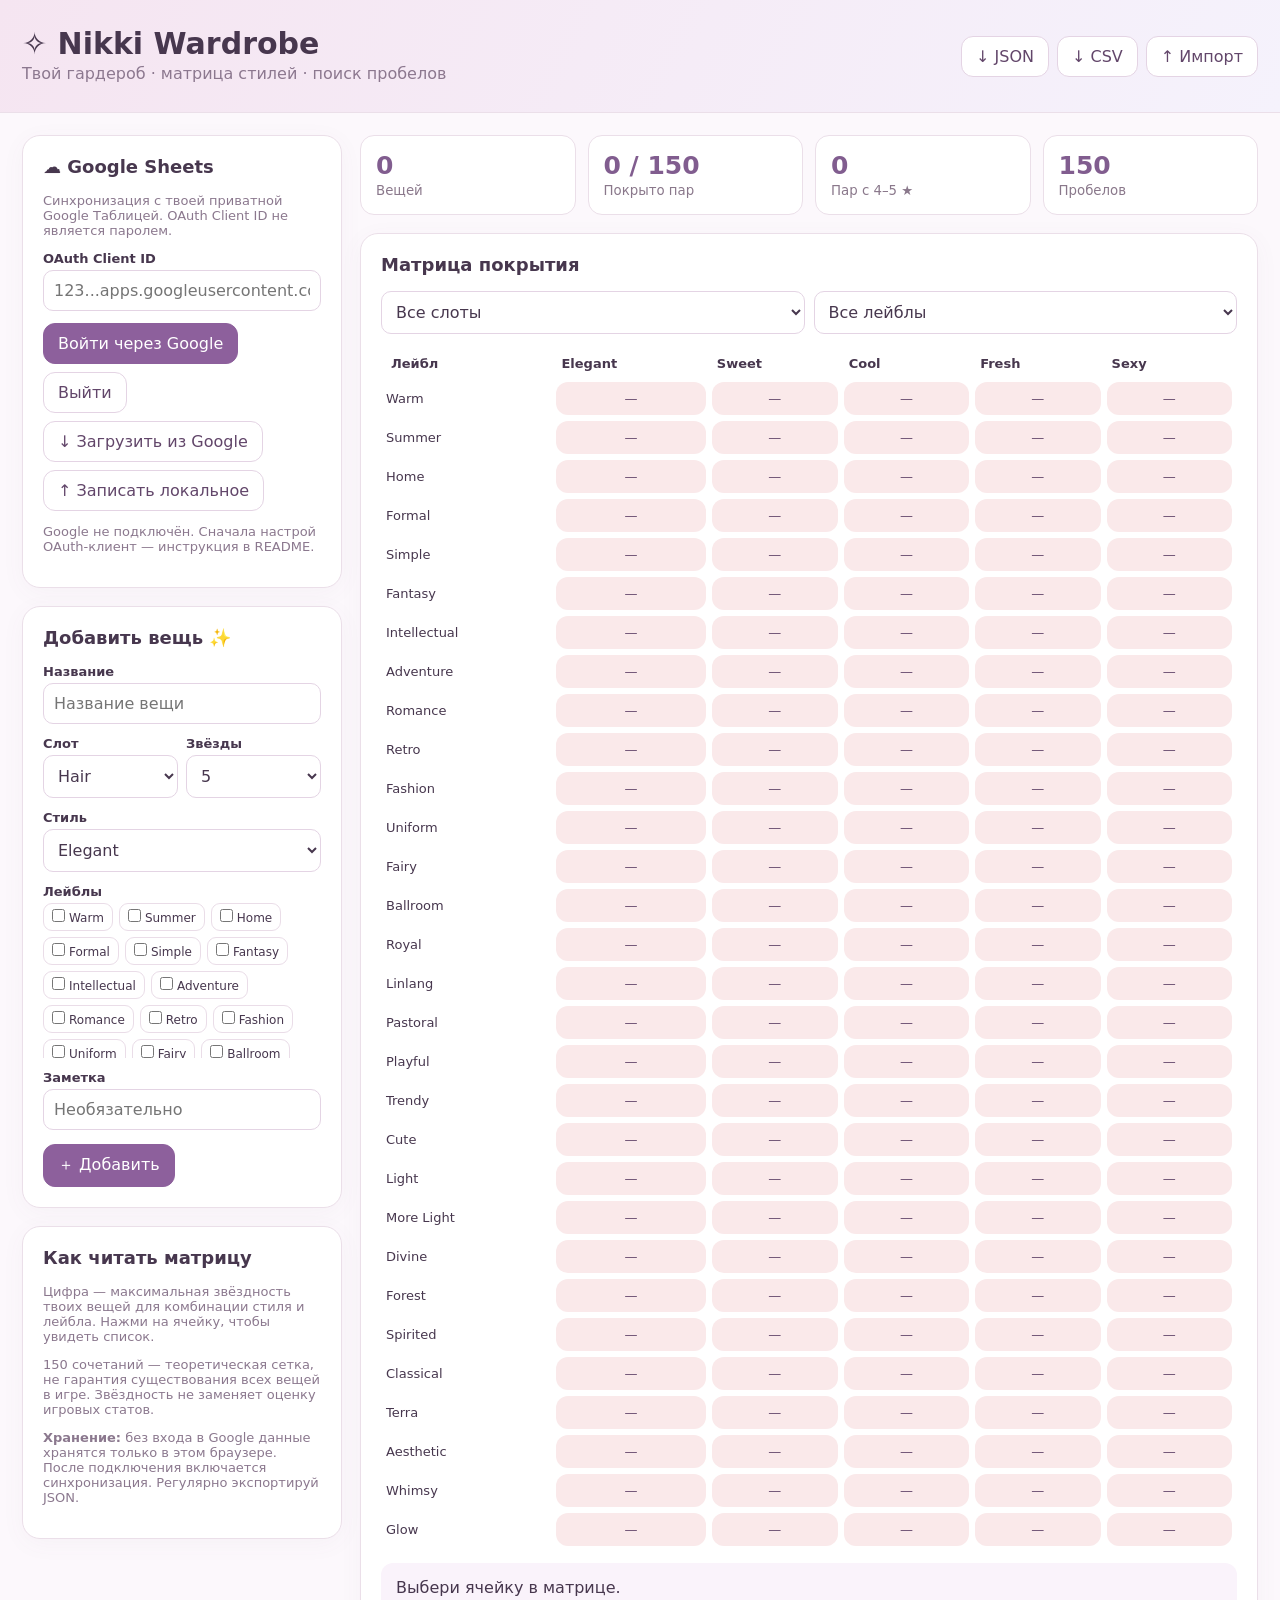
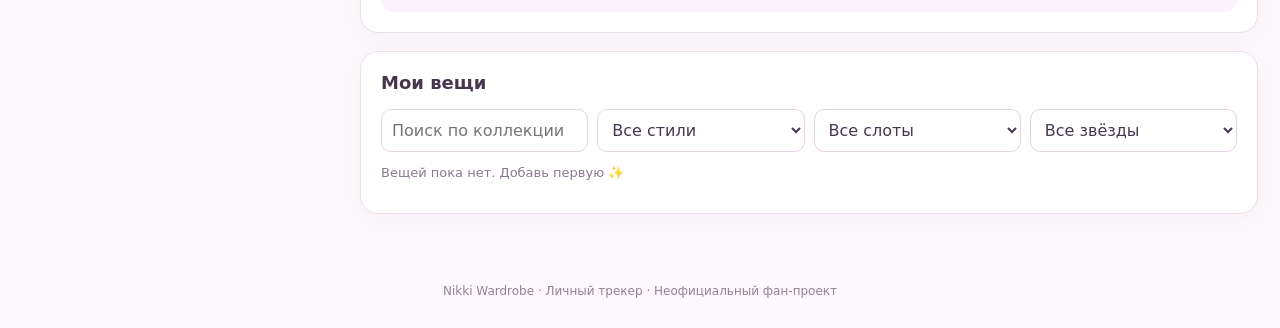
<file: index.html>
<!doctype html><html lang="ru"><head><meta charset="utf-8"><meta name="viewport" content="width=device-width,initial-scale=1"><title>Nikki Wardrobe</title><style>
:root{font-family:Inter,system-ui,sans-serif;color:#47374e;background:#fcf8fc}*{box-sizing:border-box}body{margin:0}header{padding:26px max(22px,calc((100% - 1240px)/2));background:linear-gradient(115deg,#f5e5f1,#f5f2fc);border-bottom:1px solid #ebdfe9;display:flex;align-items:center;justify-content:space-between;gap:16px;flex-wrap:wrap}h1{margin:0;font-size:30px}p{color:#8c788f}button,input,select,textarea{font:inherit}button{border:1px solid #e4d4e4;border-radius:12px;padding:10px 14px;background:white;color:#62466a;cursor:pointer}button:hover{background:#f9eafa}button.primary{background:#8d609c;color:white;border-color:#8d609c}button.warn{color:#b35a70}input,select,textarea{background:white;border:1px solid #e4d4e4;border-radius:10px;padding:10px;width:100%;color:#47374e}.layout{max-width:1280px;margin:auto;padding:22px;display:grid;grid-template-columns:320px 1fr;gap:18px}.panel{background:#fff;border:1px solid #ebdfe9;border-radius:18px;padding:20px;box-shadow:0 5px 24px #78567a0b;margin-bottom:18px}h2{font-size:18px;margin:0 0 16px}label.field{display:block;font-size:13px;font-weight:600;margin:12px 0 4px}.flex{display:flex;gap:8px;flex-wrap:wrap;align-items:center}.flex>*{flex:1}.tags{display:flex;flex-wrap:wrap;gap:6px;max-height:155px;overflow:auto}.tag{border:1px solid #eadde8;padding:5px 8px;border-radius:9px;font-size:12px;cursor:pointer}.tag:has(input:checked){background:#eddbef;border-color:#b67abf}.tag input{width:auto;margin:0 4px 0 0}.muted{color:#8b788e;font-size:13px}.stats{display:grid;grid-template-columns:repeat(4,1fr);gap:12px;margin-bottom:18px}.stat{background:white;border:1px solid #ebdfe9;border-radius:14px;padding:15px}.stat b{display:block;font-size:25px;color:#815d8f}.stat small{color:#8a788b}.toolbar{display:flex;gap:9px;flex-wrap:wrap;margin-bottom:12px}.toolbar select,.toolbar input{width:auto;flex:1;min-width:130px}.scroll{overflow:auto}.matrix{border-collapse:separate;border-spacing:4px;width:100%;font-size:13px}.matrix th{text-align:left;position:sticky;top:0;background:white;padding:6px}.matrix td:first-child{white-space:nowrap}.cell{display:block;width:100%;min-width:55px;padding:9px 5px;border:0;background:#fae9ea}.cell.weak{background:#ffedcc}.cell.four{background:#dcefe5}.cell.five{background:#b8e3ce}.cell:focus{outline:2px solid #9464aa}.entry{padding:12px 0;border-bottom:1px solid #f0e9f0;display:flex;justify-content:space-between;gap:10px}.entry b{display:block}.mini{display:inline-block;padding:3px 8px;background:#f5edf5;border-radius:6px;margin:3px 4px 0 0;font-size:12px}#details{padding:15px;border-radius:12px;background:#faf3fb;margin-top:12px}#notice{margin-left:12px;color:#8d609c}.actions{display:flex;gap:8px;flex-wrap:wrap}footer{padding:30px;text-align:center;color:#948195;font-size:12px}@media(max-width:830px){.layout{display:block}.stats{grid-template-columns:repeat(2,1fr)}header{padding:22px}}
</style></head><body><header><div><h1>✧ Nikki Wardrobe</h1><p style="margin:3px 0">Твой гардероб · матрица стилей · поиск пробелов</p></div><div class="actions"><button id="json">↓ JSON</button><button id="csv">↓ CSV</button><button id="import">↑ Импорт</button><input type="file" id="upload" accept=".json,.csv" hidden></div></header><div class="layout"><aside><section class="panel" id="cloud-panel"><h2>☁️ Google Sheets</h2><p class="muted">Синхронизация с твоей приватной Google Таблицей. OAuth Client ID не является паролем.</p><label class="field" for="cloud-client">OAuth Client ID</label><input id="cloud-client" placeholder="123...apps.googleusercontent.com" autocomplete="off"><div class="actions" style="margin-top:12px"><button class="primary" type="button" id="cloud-connect">Войти через Google</button><button type="button" id="cloud-signout" disabled>Выйти</button></div><div class="actions" style="margin-top:8px"><button type="button" id="cloud-reload" disabled>↓ Загрузить из Google</button><button type="button" id="cloud-upload" disabled>↑ Записать локальное</button></div><p class="muted" id="cloud-status" role="status" aria-live="polite">Google не подключён. Сначала настрой OAuth-клиент — инструкция в README.</p></section><section class="panel"><h2 id="formtitle">Добавить вещь ✨</h2><form id="form"><label class="field">Название</label><input id="name" required maxlength="100" placeholder="Название вещи"><div class="flex"><div><label class="field">Слот</label><select id="slot"></select></div><div><label class="field">Звёзды</label><select id="stars"><option>2</option><option>3</option><option>4</option><option selected>5</option></select></div></div><label class="field">Стиль</label><select id="style"></select><label class="field">Лейблы</label><div class="tags" id="tags"></div><label class="field">Заметка</label><input id="notes" placeholder="Необязательно"><div class="actions" style="margin-top:14px"><button type="submit" class="primary" id="submit">＋ Добавить</button><button type="button" id="cancel" hidden>Отмена</button></div></form></section><section class="panel"><h2>Как читать матрицу</h2><p class="muted">Цифра — максимальная звёздность твоих вещей для комбинации стиля и лейбла. Нажми на ячейку, чтобы увидеть список.</p><p class="muted">150 сочетаний — теоретическая сетка, не гарантия существования всех вещей в игре. Звёздность не заменяет оценку игровых статов.</p><p class="muted"><b>Хранение:</b> без входа в Google данные хранятся только в этом браузере. После подключения включается синхронизация. Регулярно экспортируй JSON.</p></section></aside><main><div class="stats"><div class="stat"><b id="total">0</b><small>Вещей</small></div><div class="stat"><b id="covered">0 / 150</b><small>Покрыто пар</small></div><div class="stat"><b id="strong">0</b><small>Пар с 4–5 ★</small></div><div class="stat"><b id="missing">150</b><small>Пробелов</small></div></div><section class="panel"><h2>Матрица покрытия</h2><div class="toolbar"><select id="matrixslot"><option value="">Все слоты</option></select><select id="matrixfilter"><option value="all">Все лейблы</option><option value="missing">С пробелами</option><option value="covered">С покрытием</option></select></div><div class="scroll"><table class="matrix"><thead><tr><th>Лейбл</th><th>Elegant</th><th>Sweet</th><th>Cool</th><th>Fresh</th><th>Sexy</th></tr></thead><tbody id="matrix"></tbody></table></div><div id="details">Выбери ячейку в матрице.</div></section><section class="panel"><h2>Мои вещи</h2><div class="toolbar"><input id="query" placeholder="Поиск по коллекции"><select id="stylefilter"><option value="">Все стили</option></select><select id="slotfilter"><option value="">Все слоты</option></select><select id="starfilter"><option value="">Все звёзды</option><option>5</option><option>4</option><option>3</option><option>2</option></select></div><div id="entries"></div></section></main></div><footer>Nikki Wardrobe · Личный трекер · Неофициальный фан-проект</footer><script>
const STYLES=['Elegant','Sweet','Cool','Fresh','Sexy'];
const LABELS=['Warm','Summer','Home','Formal','Simple','Fantasy','Intellectual','Adventure','Romance','Retro','Fashion','Uniform','Fairy','Ballroom','Royal','Linlang','Pastoral','Playful','Trendy','Cute','Light','More Light','Divine','Forest','Spirited','Classical','Terra','Aesthetic','Whimsy','Glow'];
const SLOTS=['Hair','Dress','Top','Bottom','Outerwear','Socks','Shoes','Hair Accessories','Headwear','Earrings','Neckwear','Bracelets','Gloves','Choker','Other'];
const $=id=>document.getElementById(id);const esc=s=>String(s??'').replace(/[&<>"']/g,x=>({'&':'&amp;','<':'&lt;','>':'&gt;','"':'&quot;',"'":'&#39;'}[x]));
let items=[],edit=null;
try{const a=JSON.parse(localStorage.getItem('nikki-wardrobe-v1')||'[]');if(Array.isArray(a))items=a.filter(valid)}catch{}
function valid(x){return x&&typeof x.name==='string'&&STYLES.includes(x.style)&&SLOTS.includes(x.slot)&&[2,3,4,5].includes(+x.stars)&&Array.isArray(x.labels)}
function persist(){localStorage.setItem('nikki-wardrobe-v1',JSON.stringify(items));render();window.onWardrobeChanged?.()}
for(const id of ['style','stylefilter'])$(''+id).innerHTML+=(id==='stylefilter'?'':'')+STYLES.map(s=>'<option>'+s+'</option>').join('');
for(const id of ['slot','slotfilter','matrixslot'])$(id).innerHTML+=SLOTS.map(s=>'<option>'+s+'</option>').join('');
$('tags').innerHTML=LABELS.map(l=>'<label class="tag"><input type="checkbox" value="'+esc(l)+'">'+esc(l)+'</label>').join('');
function reset(){$('form').reset();edit=null;$('submit').textContent='＋ Добавить';$('cancel').hidden=true;$('formtitle').textContent='Добавить вещь ✨'}
$('form').onsubmit=e=>{e.preventDefault();const o={id:edit||crypto.randomUUID(),name:$('name').value.trim(),slot:$('slot').value,stars:+$('stars').value,style:$('style').value,labels:[...$('tags').querySelectorAll('input:checked')].map(x=>x.value),notes:$('notes').value.trim()};if(!o.name)return;if(edit)items=items.map(x=>x.id===edit?o:x);else items.push(o);reset();persist()};
$('cancel').onclick=reset;
function onEdit(id){const x=items.find(x=>x.id===id);if(!x)return;edit=id;$('name').value=x.name;$('slot').value=x.slot;$('stars').value=x.stars;$('style').value=x.style;$('notes').value=x.notes||'';$('tags').querySelectorAll('input').forEach(n=>n.checked=x.labels.includes(n.value));$('submit').textContent='✓ Сохранить';$('formtitle').textContent='Редактировать вещь';$('cancel').hidden=false;scrollTo({top:0,behavior:'smooth'})}
function onDel(id){const x=items.find(x=>x.id===id);if(x&&confirm('Удалить «'+x.name+'»?')){items=items.filter(y=>y.id!==id);persist()}}
function matches(l,s){return items.filter(x=>x.style===s&&x.labels.includes(l)&&(!$('matrixslot').value||x.slot===$('matrixslot').value))}
function score(l,s){return Math.max(0,...matches(l,s).map(x=>x.stars))}
function render(){const all=LABELS.flatMap(l=>STYLES.map(s=>score(l,s)));$('total').textContent=items.length;$('covered').textContent=all.filter(Boolean).length+' / 150';$('strong').textContent=all.filter(n=>n>=4).length;$('missing').textContent=all.filter(n=>!n).length;const f=$('matrixfilter').value;const labels=LABELS.filter(l=>f==='all'||STYLES.some(s=>f==='missing'?score(l,s)===0:score(l,s)>0));$('matrix').innerHTML=labels.map(l=>'<tr><td>'+l+'</td>'+STYLES.map(s=>{let n=score(l,s);return '<td><button class="cell '+(n===5?'five':n===4?'four':n?'weak':'')+'" data-l="'+l+'" data-s="'+s+'">'+(n||'—')+'</button></td>'}).join('')+'</tr>').join('');const q=$('query').value.toLowerCase(),sf=$('stylefilter').value,sl=$('slotfilter').value,st=$('starfilter').value;const found=items.filter(x=>(!q||[x.name,x.slot,x.style,...x.labels,x.notes||''].join(' ').toLowerCase().includes(q))&&(!sf||sf===x.style)&&(!sl||sl===x.slot)&&(!st||+st===x.stars));$('entries').innerHTML=found.length?found.slice().reverse().map(x=>'<div class="entry"><div><b>'+esc(x.name)+'</b><span class="muted">'+x.stars+'★ · '+esc(x.style)+' · '+esc(x.slot)+'</span><div>'+x.labels.map(l=>'<span class="mini">'+esc(l)+'</span>').join('')+'</div><small class="muted">'+esc(x.notes||'')+'</small></div><div class="actions"><button data-edit="'+esc(x.id)+'">✎</button><button class="warn" data-del="'+esc(x.id)+'">×</button></div></div>').join(''):'<p class="muted">Вещей пока нет. Добавь первую ✨</p>'}
$('matrix').onclick=e=>{const b=e.target.closest('[data-l]');if(!b)return;const a=matches(b.dataset.l,b.dataset.s);$('details').innerHTML='<b>'+esc(b.dataset.s)+' + '+esc(b.dataset.l)+'</b><p class="muted">'+(a.length?a.length+' вещей':'Нет вещей с таким сочетанием')+'</p>'+a.map(x=>'<div>'+esc(x.name)+' — '+x.stars+'★ · '+esc(x.slot)+'</div>').join('')};
$('entries').onclick=e=>{const b=e.target.closest('button');if(!b)return;if(b.dataset.edit)onEdit(b.dataset.edit);if(b.dataset.del)onDel(b.dataset.del)};
['matrixslot','matrixfilter','stylefilter','slotfilter','starfilter','query'].forEach(id=>$(id).addEventListener(id==='query'?'input':'change',render));
function download(name,text,type){const u=URL.createObjectURL(new Blob([text],{type}));const a=document.createElement('a');a.href=u;a.download=name;a.click();setTimeout(()=>URL.revokeObjectURL(u),2000)}
$('json').onclick=()=>download('nikki-wardrobe.json',JSON.stringify({format:'nikki-wardrobe-v1',items},null,2),'application/json');
$('csv').onclick=()=>{const quote=x=>'"'+String(x??'').replace(/"/g,'""')+'"';download('nikki-wardrobe.csv','\ufeff'+[['name','slot','stars','style','labels','notes'],...items.map(x=>[x.name,x.slot,x.stars,x.style,x.labels.join('|'),x.notes])].map(r=>r.map(quote).join(',')).join('\r\n'),'text/csv')};
$('import').onclick=()=>$('upload').click();$('upload').onchange=async e=>{const file=e.target.files[0];if(!file)return;try{const t=await file.text();let a;if(file.name.endsWith('.json')){const o=JSON.parse(t);a=Array.isArray(o)?o:o.items}else{throw Error('Для восстановления используй JSON (CSV предназначен для просмотра в таблицах)')}if(!Array.isArray(a)||!a.every(valid))throw Error('Некорректный формат');if(confirm('Заменить текущую коллекцию ('+items.length+' вещей) на '+a.length+' вещей?')){items=a;persist()}}catch(err){alert(err.message)}e.target.value=''};render();
</script><script src="https://accounts.google.com/gsi/client" async defer></script><script src="cloud-sync.js" defer></script></body></html>
</file>
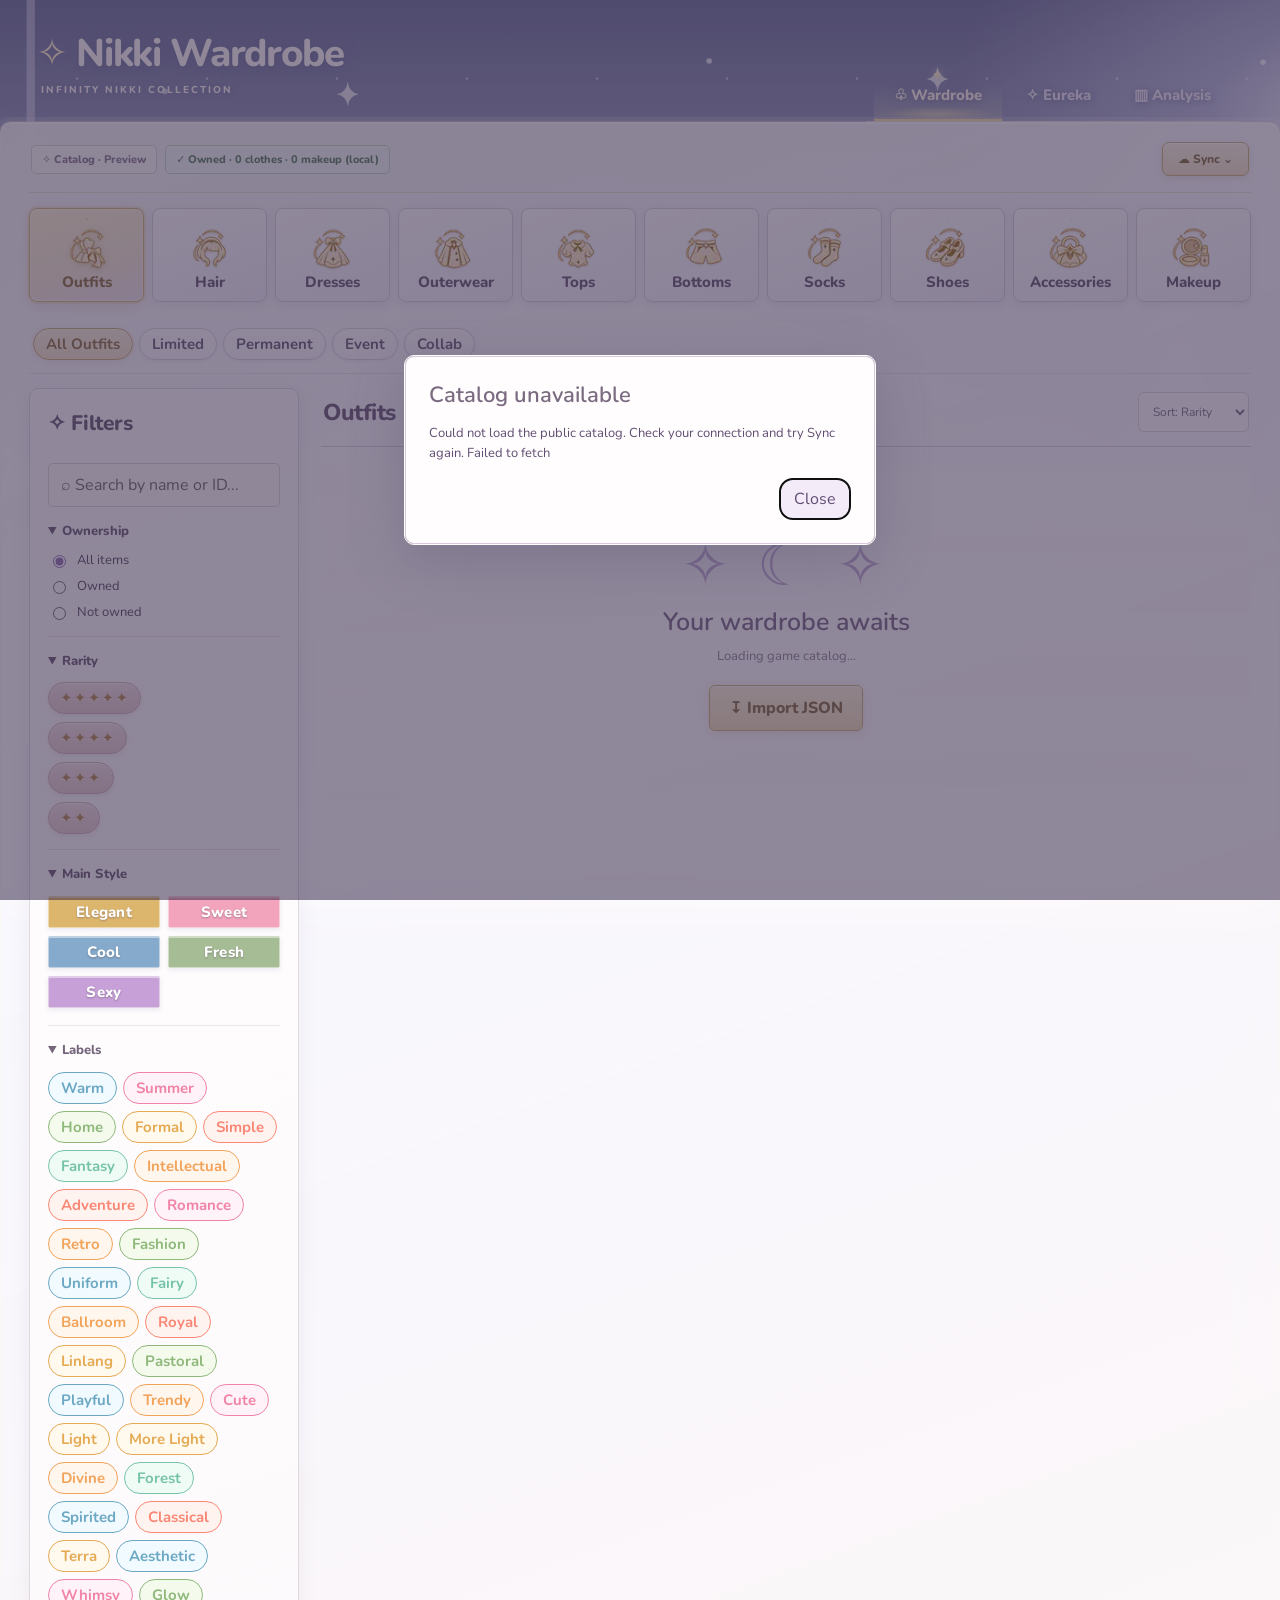
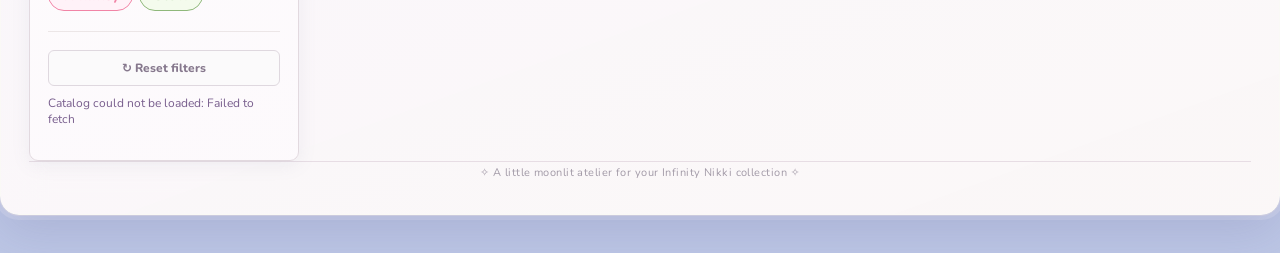
<file: v2.html>
<!doctype html>
<html lang="ru"><head><meta charset="utf-8"><meta name="viewport" content="width=device-width,initial-scale=1">
<title>Nikki Wardrobe · Moonlit Atelier</title>
<link rel="preconnect" href="https://fonts.googleapis.com"><link rel="preconnect" href="https://fonts.gstatic.com" crossorigin>
<link href="https://fonts.googleapis.com/css2?family=Nunito:wght@400;500;600;700;800&display=swap" rel="stylesheet">
<style>
:root{--ink:#51406c;--muted:#8c7ca0;--gold:#d7b87e;--border:#dac5df;--violet:#aa8acf;--paper:#fff8fc;--shadow:0 7px 28px #392d6b22;font-family:Nunito,system-ui,sans-serif;color:var(--ink)}
*{box-sizing:border-box}body{margin:0;min-height:100vh;background:#dcd3f3;overflow-x:hidden}button,input,select{font:inherit;color:inherit}button{cursor:pointer}button:disabled{opacity:.5;cursor:default}
.sky{position:fixed;inset:0;z-index:-2;background:radial-gradient(ellipse at 80% 12%,#f7f0ff55,transparent 35%),linear-gradient(170deg,#65659c 0%,#a2a0cd 23%,#e2d3ed 46%,#fdf1f5 100%)}
.sky:before{content:"";position:absolute;inset:0;background-image:radial-gradient(#fff9ec 1.4px,transparent 2px),radial-gradient(#fff 1px,transparent 2px);background-size:78px 68px,123px 107px;background-position:12px 21px,46px 53px;opacity:.8}
.sky:after{content:"☾";position:absolute;right:9%;top:0;font:130px Nunito;color:#fff5e8;filter:drop-shadow(0 0 32px white);transform:rotate(-18deg);opacity:.9}
.wings{position:absolute;inset:0;pointer-events:none;background:linear-gradient(90deg,#53457755,transparent 15%,transparent 85%,#54406c3b)}
.top{max-width:1530px;margin:auto;padding:22px 32px 0;display:flex;align-items:flex-end;justify-content:space-between;gap:18px;flex-wrap:wrap}
.brand h1{font:600 clamp(36px,4vw,62px)/.95 Nunito,serif;letter-spacing:-1px;color:#fffcf7;text-shadow:0 2px 11px #473f87a1;margin:0}
.brand p{margin:7px 0 0 4px;color:#f9edff;letter-spacing:.14em;font-size:10px;font-weight:800;text-transform:uppercase}
nav{display:flex;gap:8px;align-items:center;flex-wrap:wrap}
.tab,.pill,.sync-btn,.secondary-btn{border:1px solid #d4bee2;background:linear-gradient(170deg,#fffcff,#f0e9fb);color:#604877;box-shadow:inset 0 1px #fff,0 3px 9px #493d7224}
.tab{border-radius:17px 17px 3px 3px;font:600 26px Nunito;padding:12px 33px}
.tab.active,.pill.active{background:linear-gradient(150deg,#c9b4e9,#9068b8);color:white;border:1px solid #f3d5d1;box-shadow:inset 0 0 0 2px #e4d1ed,0 3px 16px #6f478b55}
.shell{max-width:1530px;margin:8px auto 40px;padding:18px 25px 33px;background:linear-gradient(#fdf9ffed,#fffbffeb);border:2px solid #f4e9ef;outline:1px solid #c6afd6;border-radius:20px;box-shadow:0 12px 55px #49437144;position:relative}
.shell:before,.shell:after{content:"✦";position:absolute;color:#d7ba81;font:27px Nunito;top:-13px}.shell:before{left:16px}.shell:after{right:16px}
.utility{display:flex;justify-content:space-between;align-items:center;gap:12px;flex-wrap:wrap;padding:0 6px 18px}
.status{display:flex;gap:9px;flex-wrap:wrap}.status span{font-size:12px;font-weight:800;padding:7px 13px;background:#fffafdf0;border:1px solid #e0cddd;border-radius:30px;color:#695576}
.sync-wrap{position:relative}.sync-btn{border-radius:40px;padding:8px 22px;font-weight:800;background:linear-gradient(120deg,#bda1df,#896ab7);color:white}
.sync-menu{position:absolute;z-index:30;right:0;top:42px;width:240px;background:#fffafd;border:1px solid #d7b8d8;box-shadow:0 9px 23px #54416c4f;border-radius:15px;padding:8px;display:none}.sync-menu.open{display:block}.sync-menu button{display:block;width:100%;border:0;background:transparent;text-align:left;padding:11px 13px;border-radius:8px;font-size:13px;font-weight:700}.sync-menu button:hover{background:#eee5f6}.sync-menu small{display:block;text-align:center;border-top:1px solid #eadcea;padding:9px;color:#947e9c}
.categorybar{display:grid;grid-template-columns:repeat(10,minmax(0,1fr));gap:8px}
.cat{min-width:0;min-height:94px;display:flex;align-items:center;justify-content:center;flex-direction:column;gap:4px;padding:8px 3px;background:linear-gradient(180deg,#fffdfd,#f7eefd);border:1px solid #d5bad7;outline:1px solid #fff;border-radius:13px;box-shadow:0 4px 8px #8b729e22}
.cat.active{background:linear-gradient(155deg,#bda0dc,#8562ad);border-color:#dfc2bd;color:#fff;box-shadow:0 0 0 2px #f3e2e9,0 4px 13px #a579b95c}
.cat .glyph{font-size:31px;line-height:1.3;filter:drop-shadow(0 2px 1px #8466a82a)}.cat span:last-child{font:800 15px/1.18 Nunito,sans-serif;letter-spacing:0;text-align:center;overflow-wrap:anywhere}
.subbar{min-height:39px;display:flex;gap:6px;align-items:center;flex-wrap:wrap;margin-top:17px;padding:0 3px}
.pill{border-radius:30px;font-size:11px;padding:7px 13px;white-space:nowrap}.pill.active{font-weight:800}
.main{display:grid;grid-template-columns:270px minmax(0,1fr);gap:20px;margin-top:12px}
.filters{align-self:start;background:#fff8fc;border:1px solid #d7bdcf;outline:2px solid #fff;border-radius:17px;box-shadow:var(--shadow);padding:20px 18px;position:relative}
.filters:before{content:"✧";position:absolute;right:17px;top:4px;color:#d5b17d;font-size:28px}
.filters h2{font:700 29px Nunito;margin:0 0 14px}.search{width:100%;padding:10px 12px;border:1px solid #dbc5e1;background:#fff;border-radius:11px;outline-color:var(--violet)}
.filter{padding:12px 0;border-bottom:1px solid #ebddec}.filter summary{font-weight:800;font-size:13px;cursor:pointer}.filter .opts{display:flex;flex-direction:column;gap:8px;margin:11px 0 0}.filter label{font-size:12px;display:flex;gap:8px;align-items:center}.style-chips{display:flex;flex-wrap:wrap;gap:7px;margin:12px 0 2px}.style-chip{font-size:12px;font-weight:800;letter-spacing:.01em;border:1px solid #d8bfdc;border-radius:99px;padding:8px 11px;background:linear-gradient(145deg,#fffdfd,#f1e7f9);box-shadow:inset 0 1px #fff,0 2px 4px #6d598c13;transition:background .15s,box-shadow .15s,transform .15s}.style-chip:hover{transform:translateY(-1px);background:#eee1f5}.style-chip.active{color:#fff;background:linear-gradient(150deg,#bca0dc,#8d6cb3);border-color:#9473b5;box-shadow:0 0 0 2px #f9e8f6,0 3px 9px #8961af42}.style-chip:focus-visible{outline:2px solid #8a69b6;outline-offset:2px}.label-picker{position:relative}.label-toggle{width:100%;border:1px solid #dbc5e1;background:linear-gradient(#fff,#fbf6ff);border-radius:10px;text-align:left;padding:10px 11px;display:flex;align-items:center;justify-content:space-between;gap:9px;font-size:12px;font-weight:800}.label-toggle span{color:#956da7}.label-options{position:relative;margin-top:6px;padding:9px;background:#fffafd;border:1px solid #d8c1de;border-radius:11px;box-shadow:0 4px 12px #6750781c}.label-options[hidden]{display:none}.label-list{max-height:190px;overflow-y:auto;overscroll-behavior:contain;margin-top:7px;display:flex;flex-direction:column;gap:3px}.label-list label{padding:5px 4px;border-radius:6px;cursor:pointer;font-size:12px}.label-list label:hover{background:#f2e8f8}.label-list input{accent-color:#9474b7}.selected-labels{display:flex;flex-wrap:wrap;gap:5px;margin-top:7px}.selected-labels:empty{display:none}.selected-labels button{border-radius:15px;border:1px solid #d8bce0;background:#eee0f6;font-size:11px;padding:4px 7px;color:#634572}.filter input[type=checkbox],.filter input[type=radio]{accent-color:#9a79ba}.filter select{width:100%;padding:8px;border:1px solid #e0d0e2;border-radius:8px;background:white;font-size:12px}
.reset{margin-top:15px;width:100%;padding:9px;border:1px solid #c7aed8;background:#f8effb;border-radius:25px;font-size:12px;font-weight:800}
.collection{min-width:0}.catalog-head{display:flex;align-items:center;justify-content:space-between;flex-wrap:wrap;gap:12px;padding:4px 1px 16px}
.catalog-head h2{font:600 29px Nunito;margin:0}.catalog-head h2 small{font:600 13px Nunito;color:#9a88a6;margin-left:10px}
.catalog-tools{display:flex;gap:8px;align-items:center}.catalog-tools select{border:1px solid #d6c4dd;background:white;border-radius:11px;padding:10px;font-size:12px}
.grid{display:grid;grid-template-columns:repeat(5,minmax(0,1fr));gap:15px}
.item{min-width:0;overflow:hidden;border:1px solid #c9b2d4;box-shadow:0 5px 11px #71639130;position:relative;background:linear-gradient(#ece6fa,#fff9fc);border-radius:14px;padding:5px;text-align:center;transition:transform .16s,box-shadow .16s}.item:hover{transform:translateY(-3px);box-shadow:0 9px 20px #77619a50}
.item .frame{border:1px solid #efddc6;border-radius:10px;position:relative;overflow:hidden;aspect-ratio:3/3.35;background:radial-gradient(ellipse at 45% 35%,#fbf7ff,#bfb4dc)}
.item .frame:after{content:"✦";position:absolute;top:6px;left:9px;color:#fff7d1;font-size:18px}
.item img{height:100%;width:100%;object-fit:contain;display:block}.item .placeholder{height:100%;display:grid;place-items:center;color:#fff8ff;font-size:50px}
.item .stars{position:absolute;top:6px;right:8px;color:#fff0b8;text-shadow:0 1px 3px #8b739f;font-size:15px;letter-spacing:1px}
.item h3{font:600 18px/1.05 Nunito;margin:8px 0 7px;min-height:19px;overflow:hidden;text-overflow:ellipsis;white-space:nowrap}
.badges{display:flex;justify-content:center;gap:4px;min-height:20px}.badges span{padding:3px 8px;border-radius:12px;background:#e8d8f6;font-size:10px;font-weight:700}.badges span:first-child{background:#e9d1e8}
.item .owned{position:absolute;top:13px;right:13px;z-index:2;accent-color:#a384ce;transform:scale(1.25)}.item.not-owned{filter:saturate(.64);opacity:.76}.item.not-owned .frame{background:radial-gradient(#eeeaf7,#b4adc5)}
.empty{text-align:center;padding:85px 15px;color:#80719e}.empty .mark{font:80px Nunito;color:#d7bfdd}.empty h3{font:600 36px Nunito;margin:0}.empty p{font-size:13px;max-width:350px;margin:8px auto 20px}
.action{border:1px solid #e4cbda;background:linear-gradient(145deg,#bba0d6,#9a70b6);color:white;border-radius:20px;padding:11px 19px;font-weight:800}
.notice{margin:9px 0;font-size:12px;color:#785e8d;min-height:18px}.section-note{font-size:13px;color:#887997}
.dialog{border:1px solid #dcc1de;border-radius:18px;max-width:470px;width:calc(100% - 30px);padding:23px;color:#604d72;background:#fff9ff;box-shadow:0 15px 80px #31244e66}.dialog::backdrop{background:#30234588}.dialog h2{font:600 32px Nunito;margin:0 0 10px}.dialog p{font-size:13px;line-height:1.55}.dialog .row{display:flex;justify-content:flex-end;gap:8px;margin-top:15px}.dialog button{padding:9px 14px;border-radius:13px;border:1px solid #cbb5d9;background:#f3ebf8}
footer{text-align:center;font-size:11px;color:#817391;padding:3px 0}
@media(max-width:1120px){.categorybar{grid-template-columns:repeat(5,1fr)}.grid{grid-template-columns:repeat(4,1fr)}.main{grid-template-columns:240px 1fr}.tab{font-size:23px;padding:10px 20px}}
@media(max-width:750px){.top{padding:18px 14px 0}.shell{margin:7px 8px 25px;padding:14px 12px}.brand h1{font-size:37px}.tab{font-size:21px;padding:9px 15px}.main{display:block}.filters{margin-bottom:16px}.categorybar{grid-template-columns:repeat(5,1fr);gap:5px}.cat{min-height:75px}.cat .glyph{font-size:24px}.grid{grid-template-columns:repeat(3,1fr);gap:8px}.item h3{font-size:15px}.catalog-head h2{font-size:24px}}
@media(max-width:480px){.grid{grid-template-columns:repeat(2,1fr)}.categorybar{grid-template-columns:repeat(3,1fr)}.tab{padding:8px 11px}.status span{font-size:10px}}

/* Styling taken from the game's distinct style strips and outlined Label chips. */
.style-chips{display:grid;grid-template-columns:repeat(2,minmax(0,1fr));gap:8px;margin:13px 0 2px}
.style-chip{position:relative;min-width:0;border-radius:2px!important;border:1px solid #ffffff77!important;padding:6px 4px!important;color:white!important;text-shadow:0 1px 2px #483b5266;font:700 15px Nunito,serif!important;letter-spacing:.02em;box-shadow:inset 0 1px #ffffff77,0 2px 4px #7e679820!important;transition:transform .16s,filter .16s,box-shadow .16s}
.style-chip:hover{transform:translateY(-1px);filter:brightness(1.06)}
.style-chip.selected,.style-chip.active{transform:translateY(-1px);outline:2px solid #78558e;outline-offset:2px;box-shadow:0 2px 10px #76519f6b,inset 0 1px #ffffffaa!important}
.style-elegant{background:#ddb66e!important}.style-sweet{background:#f2a4bc!important}.style-cool{background:#85aacb!important}.style-fresh{background:#a6bc95!important}.style-sexy{background:#c7a0d7!important}
.label-cloud{display:flex;flex-wrap:wrap;gap:7px 6px;margin:13px 0 5px;align-items:center}
.label-chip{border:1.5px solid var(--chip-color)!important;border-radius:99px!important;padding:3px 10px!important;background:var(--chip-bg)!important;color:var(--chip-color)!important;font:700 13px/1.2 Nunito,serif!important;white-space:nowrap;box-shadow:none!important;transition:background .14s,color .14s,transform .14s}
.label-chip:hover{transform:translateY(-1px);filter:saturate(1.3)}
.label-chip.selected{background:var(--chip-color)!important;color:#fff!important;box-shadow:0 0 0 2px #fff,0 0 0 3px var(--chip-color)!important}
.color-blue{--chip-color:#6ca8c3;--chip-bg:#f0faff}.color-pink{--chip-color:#f184a6;--chip-bg:#fff2f8}.color-green{--chip-color:#8fb87b;--chip-bg:#f4fbed}.color-gold{--chip-color:#e5aa54;--chip-bg:#fff9ee}.color-coral{--chip-color:#fa8775;--chip-bg:#fff3ef}.color-mint{--chip-color:#77c3aa;--chip-bg:#effcf6}.color-orange{--chip-color:#f2a35a;--chip-bg:#fff6ee}

/* Four-point rarity stars, displayed as selectable in-game quality chips */
#rarities.rarity-chips{display:flex;flex-direction:column;flex-wrap:nowrap;align-items:flex-start;gap:8px;margin-top:12px}
.rarity-chip{border-radius:99px;border:1px solid #d7b8c0;background:linear-gradient(180deg,#f4e3e4,#e6cdd0);color:#b88d5d;font-size:17px;line-height:1;letter-spacing:2px;padding:8px 11px;white-space:nowrap;text-shadow:0 1px #fff7ee;box-shadow:inset 0 1px 0 #fff9,0 2px 4px #845f821b;transition:transform .15s,background .15s,box-shadow .15s}
.rarity-chip:hover{transform:translateY(-1px);background:#efdadc}
.rarity-chip.active{background:linear-gradient(135deg,#d4badc,#ad8ec2);color:#fff6da;border-color:#a07bb7;box-shadow:0 0 0 2px #f8e9f5,0 2px 8px #8662a94d;text-shadow:0 1px 3px #745587}
.rarity-chip:focus-visible{outline:2px solid #8d6cb3;outline-offset:3px}

/* Unified filter-chip rhythm: 32px high across Rarity, Main Style and Labels. */
#rarities .rarity-chip{height:32px;min-height:32px;box-sizing:border-box;display:inline-flex;align-items:center;justify-content:center;font-size:15px;letter-spacing:1.3px;padding:0 11px}
#styleChips .style-chip{height:32px;min-height:32px;box-sizing:border-box;display:inline-flex;align-items:center;justify-content:center;padding:0 5px!important}
#labelList .label-chip{height:32px;min-height:32px;box-sizing:border-box;display:inline-flex;align-items:center;justify-content:center;font-size:15px!important;padding:0 12px!important}
/* Match upper category and rectangular style labels to 15px Label chips. */
#categories .cat span:last-child{font-size:15px;font-weight:800;line-height:1.18}
#styleChips .style-chip{font-size:15px!important;font-weight:800!important;font-family:Nunito,sans-serif!important}

/* Match Outfit and Accessories subcategory chips to Labels: 32px / 15px. */
#subcategories .pill{min-height:32px;height:32px;box-sizing:border-box;display:inline-flex;align-items:center;justify-content:center;padding:0 12px;font-size:15px;font-weight:700;line-height:1.2}
</style><link rel="stylesheet" href="./atelier.css?v=9"><link rel="stylesheet" href="./analytics.css?v=6"><link rel="stylesheet" href="./eureka.css?v=2"></head><body><div class="sky"></div><div class="wings"></div>
<header class="top"><div class="brand"><h1>✧ Nikki Wardrobe</h1><p>Infinity Nikki collection</p></div><nav><button class="tab active" data-page="wardrobe">♧ Wardrobe</button><button class="tab" data-page="eureka">✧ Eureka</button><button class="tab" data-page="analysis">▥ Analysis</button></nav></header>
<main class="shell"><div class="utility"><div class="status"><span id="catalogVersion">✧ Catalog · Preview</span><span id="collectionStatus">☁ Collection · local</span></div><div class="sync-wrap"><button class="sync-btn" id="syncToggle" aria-expanded="false" aria-controls="syncMenu">☁ Sync ⌄</button><div class="sync-menu" id="syncMenu"><button id="importJson">↧ Import JSON</button><button id="syncCatalog">↻ Sync with gongeo</button><button id="checkUpdates">☁ Check updates</button><small id="syncFoot">Catalog source: gongeo.us</small></div></div></div>
<div class="categorybar" id="categories"></div><div class="subbar" id="subcategories"></div>
<div class="main"><aside class="filters"><h2>✧ Filters</h2><input class="search" id="search" placeholder="⌕ Search by name or ID..."><details class="filter" open><summary>Ownership</summary><div class="opts"><label><input type="radio" name="owned" value="all" checked> All items</label><label><input type="radio" name="owned" value="owned"> Owned</label><label><input type="radio" name="owned" value="missing"> Not owned</label></div></details><details class="filter" open><summary>Rarity</summary><div class="opts" id="rarities"></div></details><details class="filter" open><summary>Main Style</summary><div class="style-chips" id="styleChips"><button class="style-chip style-elegant" type="button" data-style="Elegant" aria-pressed="false">Elegant</button><button class="style-chip style-sweet" type="button" data-style="Sweet" aria-pressed="false">Sweet</button><button class="style-chip style-cool" type="button" data-style="Cool" aria-pressed="false">Cool</button><button class="style-chip style-fresh" type="button" data-style="Fresh" aria-pressed="false">Fresh</button><button class="style-chip style-sexy" type="button" data-style="Sexy" aria-pressed="false">Sexy</button></div></details><details class="filter" open><summary>Labels</summary><div class="label-cloud" id="labelList" aria-label="Select one or more labels"></div></details><button class="reset" id="reset">↻ Reset filters</button><div class="notice" id="notice"></div></aside>
<section class="collection"><div class="catalog-head"><h2 id="heading">Outfits <small id="count">0 items</small></h2><div class="catalog-tools"><select id="sort"><option value="newest">Sort: Newest</option><option value="rarity" selected>Sort: Rarity</option><option value="id">Sort: ID</option></select></div></div><div class="grid" id="grid"></div><div class="empty" id="empty"><div class="mark">✧ ☾ ✧</div><h3>Your wardrobe awaits</h3><p>Explore the compendium or import your collection from gongeo.us. New items will appear here when the catalog is connected.</p><button class="action" id="emptyImport">↧ Import JSON</button></div></section></div>
<footer>✧ A little moonlit atelier for your Infinity Nikki collection ✧</footer></main>
<input type="file" hidden accept=".json,application/json" id="fileInput">
<dialog class="dialog" id="modal"><h2 id="modalTitle">Sync</h2><p id="modalText"></p><div class="row"><button id="modalClose">Close</button><button class="action" id="modalConfirm" hidden>Apply</button></div></dialog>
<script src="./eureka.js?v=6" defer></script><script src="./analytics.js?v=8" defer></script><script src="./catalog-live.js?v=12" defer></script><script src="./pearpal-sync.js?v=4" defer></script></body></html>
</file>
<file: atelier.css>
/* Infinity Nikki inspired UI pass — focused on in-game menus, not generic fantasy.
   Only decorative appearance changes: navigation, layout, filters, dimensions of
   existing category/style/rarity/label chips and their game colors are retained. */
:root{
 --ink:#5d556a;--muted:#8d8695;--gold:#d5b679;--border:#e3d9e3;
 --paper:#fffdfde8;--shadow:0 12px 32px #7779a520;
 font-family:Nunito,system-ui,sans-serif;
}
html{scroll-behavior:smooth}
body{background:#bdc7e6;color:var(--ink)}
.sky{
 background:
 linear-gradient(180deg,#a5b2de19 0%,#e5e3f25e 48%,#f9ece7a8 100%),
 radial-gradient(ellipse at 49% 74%,#fff8edc7,transparent 50%),
 url("./assets/moonlit-sky.svg") center top/cover no-repeat fixed,
 linear-gradient(#7782b6,#f2e9ee);
 filter:saturate(.7) brightness(1.17);
}
.sky:before{background-image:radial-gradient(#fff9ec 1px,transparent 1.6px);background-size:130px 115px;opacity:.42;animation:none}
.sky:after{content:"";inset:0;right:0;top:0;transform:none;filter:none;opacity:1;
 background:linear-gradient(180deg,#bdc6e530,#e5e1f35e 49%,#fff5eb90)}
.wings{position:fixed;inset:0;background:radial-gradient(ellipse at 50% 100%,#fff7ed9a,transparent 56%);pointer-events:none}
.wings:before,.wings:after{display:none!important}
.top{
 position:relative;z-index:2;min-height:122px;max-width:1530px;
 margin:0 auto;padding:22px 36px 0;
 align-items:flex-end;gap:22px;
}
.top:before{display:none}
.brand{align-self:center;padding:0 0 15px}
.brand:before{display:none}
.brand h1{font:800 clamp(28px,3vw,42px)/1.16 Nunito,system-ui,sans-serif;
 color:#fffdf9;letter-spacing:-.035em;text-shadow:0 2px 13px #676c9b80,0 1px 1px #646d8a66;margin:0}
.brand h1:first-letter{color:#fff5d4}
.brand p{margin:6px 0 0 5px;color:#fff9f7;font-size:10px;
 font-weight:800;letter-spacing:.2em;text-shadow:0 1px 6px #716c98a6}
nav{
 display:flex;align-items:flex-end;gap:0;
 padding:0 8px 0;margin:0 5px 0 auto;min-height:42px;
 border-bottom:1px solid #fff8ef9c;
}
.tab,.tab.active{
 position:relative;min-width:112px;transform:none;
 margin:0;padding:12px 20px 17px;
 border:0;border-radius:0;outline:0;
 background:transparent;color:#fff8ffdc;box-shadow:none;
 font:800 15px/1.2 Nunito,sans-serif;text-shadow:0 1px 7px #555e8794;
 transition:color .2s,background .2s;
}
.tab:hover,.tab.active:hover{transform:none;color:#fff;background:linear-gradient(180deg,transparent,#ffffff1c)}
.tab.active{
 color:#fff9ec;text-shadow:0 1px 7px #726499a3;
 background:linear-gradient(0deg,#fff7d03e,transparent 76%);
 box-shadow:inset 0 -2px #f9e0a6;
}
.tab.active:before{content:"";position:absolute;inset:auto 7px 0;
 height:14px;background:radial-gradient(ellipse at center,#ffedbb8a,transparent 70%);
 pointer-events:none}
.tab.active:after{
 content:"✦";position:absolute;top:-6px;bottom:auto;left:calc(50% - 6px);
 font-size:12px;color:#fff4c7;text-shadow:0 0 10px #fff6d7;
}
.shell{
 isolation:isolate;
 max-width:1530px;margin:0 auto 38px;padding:19px 28px 31px;
 border:1px solid #faf9f6f0;outline:1px solid #d9d2dd91;
 border-radius:10px 10px 19px 19px;
 background:
 linear-gradient(160deg,#fffefce8 0%,#fdfbfeeb 35%,#fffaf8f0 100%);
 box-shadow:0 18px 49px #676b9d38,0 0 0 5px #fff8ff30,inset 0 1px #fff;
 backdrop-filter:blur(20px) saturate(1.08);
}
.shell:before,.shell:after{content:"";display:none}
.utility{
 min-height:49px;margin-bottom:15px;padding:0 2px 16px;
 border-bottom:1px solid #d8caa76b;
}
.shell .utility:after{display:none}
.status{gap:8px}
.status span{
 border-radius:5px;border:1px solid #e0d6dc;
 padding:6px 10px;background:#fffefaad;
 color:#8c8091;font-size:11px;font-weight:800;
 box-shadow:inset 0 1px #fff9;
}
#collectionStatus{
 background:#f6fbf7b5;color:#64866a;border-color:#c6d9c4;
}
.sync-btn{
 border:1px solid #ceb780;border-radius:7px;
 background:linear-gradient(180deg,#fef7e5,#f4e4c9);
 color:#8c744b;padding:8px 15px;
 box-shadow:inset 0 1px #fff,0 2px 6px #b8a47f38;
 font-size:12px;font-weight:800;
 transition:background .18s,box-shadow .18s;
}
.sync-btn:hover{transform:none;background:linear-gradient(#fffaf0,#efdbb3);
 box-shadow:inset 0 1px #fff,0 2px 9px #b8a47f55}
.sync-menu{
 top:41px;border-radius:8px;border:1px solid #dfd2c4;
 outline:1px solid #ffffffdf;background:#fffefdfc;
 box-shadow:0 10px 24px #77709244;
}
.sync-menu:before{display:none}
.sync-menu button{border-bottom-color:#f0e8ed}
.sync-menu button:hover{background:#f6f1f8}
.categorybar{gap:8px}
.cat{
 position:relative;overflow:hidden;min-height:94px;
 border:1px solid #d9d2dd;outline:0;border-radius:8px;
 background:linear-gradient(160deg,#fffefde8,#f3f0f8db);
 box-shadow:0 3px 9px #777aab1a,inset 0 1px #fff;
 transition:background .18s,box-shadow .18s,transform .18s;
}
.cat:before{content:"";inset:4px;border:1px solid #e9deca99;border-radius:5px;clip-path:none}
.cat:after{display:none}
.cat:hover{transform:translateY(-2px);border-color:#cab9d8;box-shadow:0 6px 14px #777aab2b}
.cat.active{
 background:linear-gradient(165deg,#fdf4d5,#f6e9d7 64%,#f0e5ec);
 border:1px solid #d2b77d;outline:0;
 box-shadow:inset 0 0 0 1px #fff9,0 0 0 2px #e6d3a45c,0 4px 13px #bea68a38;
}
.cat.active:before{border-color:#d6b87b9c}
.cat .glyph,.cat.active .glyph{
 color:#a18daa;filter:none;text-shadow:0 1px 0 #fff;
 font-size:30px;
}
.cat.active .glyph{color:#b89a62}
.cat span:last-child,.cat.active span:last-child{
 color:#70637a;text-shadow:none;font-weight:800;
}
.cat.active span:last-child{color:#92764a}
.subbar{margin-top:16px;padding:10px 4px 13px;border-top:0;border-bottom:1px solid #e5dce8a0}
.subbar:empty{border:0;min-height:0;padding:0;margin-top:10px}
#subcategories .pill{
 background:linear-gradient(#fffefd,#faf7fb);border:1px solid #dcd5e2;
 color:#72667d;box-shadow:inset 0 1px #fff,0 1px 3px #847eab1c;
}
#subcategories .pill:hover{transform:none;background:#f5eff8}
#subcategories .pill.active{
 background:linear-gradient(#faf0dd,#f5e5ca);border:1px solid #ccb17e;
 color:#94784d;box-shadow:inset 0 1px #fff8,0 1px 7px #bdab8230;
}
.main{gap:22px;margin-top:14px}
.filters{
 padding:20px 18px 24px;border:1px solid #e2d9df;outline:0;
 border-radius:9px;background:linear-gradient(160deg,#fffefdf1,#fdfafde9);
 box-shadow:0 4px 18px #81809f1b,inset 0 1px #fff;
}
.filters:before,.filters:after{display:none}
.filters h2{
 font-size:21px;letter-spacing:-.025em;color:#6f627b;font-weight:800;
 padding-bottom:12px;margin-bottom:14px;
}
.filters h2:after{width:100%;background:linear-gradient(90deg,#d1b47b,transparent)}
.filters .search{
 background:#fffefa;border:1px solid #e0d9df;border-radius:5px;
 padding:10px 12px;box-shadow:none;
}
.filter{border-bottom:1px solid #ece6e7;padding:15px 0}
.filter summary{font-size:13px;color:#75667d;letter-spacing:.01em}
.filter summary:hover{color:#9b7d9b}
.filter label{font-size:13px}
.reset{
 margin-top:18px;border:1px solid #dfd8df;border-radius:6px;
 background:#fbfafb;color:#86788d;box-shadow:none;
}
.reset:hover{background:#f5f0f7}
.catalog-head{
 border-bottom:1px solid #e0d5df;padding:4px 2px 14px;
 margin-bottom:14px;
}
.catalog-head:after{display:none}
.catalog-head h2{
 font-size:23px;color:#73627d;font-weight:800;letter-spacing:-.02em;
}
.catalog-head h2 small{font-size:12px;color:#aca2ae}
.catalog-tools select{
 border:1px solid #e1d9df;background:#fffdfd;
 border-radius:6px;color:#85788d;box-shadow:none;
}
.grid{gap:12px}
.item{
 padding:5px;border:1px solid #ded8e4;outline:0;border-radius:8px;
 background:#fffdfded;
 box-shadow:0 3px 9px #7b7ca71c;
 transition:transform .2s,border-color .2s,box-shadow .2s;
}
.item:before,.item:after{display:none}
.item:hover{
 transform:translateY(-3px);border-color:#d0b689;
 box-shadow:0 7px 17px #7b7ca735;
}
.item .frame{
 border:1px solid #f1edf1;border-radius:5px;
 background:radial-gradient(ellipse at 50% 28%,#fdfbff,#e6e0f1 85%);
 box-shadow:inset 0 0 28px #fff8;
}
.item .frame:before{inset:7px;border:1px solid #fff7;border-radius:5px}
.item .frame:after{content:"";display:none}
.item .placeholder{
 background:none;color:#fffafddc;font-size:45px;text-shadow:0 2px 8px #aaa0c1;
}
.item h3{
 color:#6d6476;margin:9px 0 7px;
 font-size:13px;font-weight:800;text-shadow:none;
}
.item .badges span{
 background:#f0eaf7;color:#837791;border:1px solid #e8e0ed;
}
.item .badges span:first-child{
 background:#faeff3;color:#927783;border-color:#f0dfe7;
}
.item .stars{color:#eed295;text-shadow:0 1px 3px #9384a2}
.item.not-owned{filter:saturate(.65);opacity:.79}
.item.not-owned:hover{filter:saturate(.85);opacity:1}
.empty{
 padding:65px 12px 75px;
 border-radius:10px;background:linear-gradient(#fffdfa61,#fdf8fd2c);
}
.empty:before,.empty:after{display:none}
.empty .mark{font-size:58px;letter-spacing:6px;color:#c5b1d9;filter:none}
.empty h3{font-size:25px;color:#83718f}
.empty p{color:#968b9c}
.action{
 border:1px solid #cfb57e;border-radius:6px;
 background:linear-gradient(#fdf4db,#f1dfbc);color:#8b714a;
 box-shadow:inset 0 1px #fff,0 2px 8px #c7af8c38;
 padding:11px 19px;
}
.action:hover{transform:none;box-shadow:inset 0 1px #fff,0 3px 10px #c7af8c55}
.dialog{
 border-radius:9px;border:1px solid #d8c9d8;outline:1px solid #fff;
 background:#fffdfd;box-shadow:0 15px 55px #57527355;
}
.dialog h2{font-size:22px;color:#7a6b80}
footer{border-top:1px solid #e7dde4;color:#a29aa7;letter-spacing:.04em}
/* Keep in-game styling and approved 32px dimensions fully unchanged */
#rarities.rarity-chips{display:flex;flex-direction:column;align-items:flex-start;gap:8px}
#rarities .rarity-chip{height:32px;min-height:32px;font-size:15px;padding:0 11px;letter-spacing:1.3px}
#styleChips .style-chip{height:32px;min-height:32px;font-size:15px!important;font-weight:800!important;font-family:Nunito,sans-serif!important}
#labelList .label-chip{height:32px;min-height:32px;font-size:15px!important;padding:0 12px!important}
#subcategories .pill{height:32px;min-height:32px;font-size:15px;font-weight:700;padding:0 12px}
@media(max-width:1120px){
 .top{padding:19px 21px 0;min-height:110px}
 .shell{padding:19px 19px 27px}
 .main{gap:16px}
 .tab,.tab.active{min-width:100px;padding:10px 13px 16px}
}
@media(max-width:750px){
 .top{padding:15px 13px 0;min-height:0;gap:8px}
 .brand{padding-bottom:8px}
 .brand h1{font-size:30px}
 nav{margin-left:0}
 .tab,.tab.active{font-size:13px;min-width:auto;padding:10px 12px 13px}
 .tab.active:after{top:-6px}
 .shell{margin:0 8px 23px;padding:16px 13px 24px}
 .cat{min-height:78px}
 .cat .glyph{font-size:25px}
 .filters{padding:17px 15px}
 .grid{gap:9px}
 .empty{padding:45px 10px 60px}
}
@media(max-width:480px){
 .brand h1{font-size:27px}
 .categorybar{gap:6px}
 .cat{min-height:76px}
 .grid{gap:8px}
 .tab,.tab.active{padding:10px 9px 13px;font-size:12px}
 .item h3{font-size:12px}
}
@media(prefers-reduced-motion:reduce){
 *,*:before,*:after{animation:none!important;transition:none!important;scroll-behavior:auto!important}
}

/* Category artwork: approved 10-icon transparent atlas. Main categories only. */
#categories .cat .glyph{display:block;width:46px;height:46px;min-height:46px;flex:none;align-self:center;line-height:0;font-size:0;background-image:url("./assets/category-icons.webp");background-repeat:no-repeat;background-size:230px 92px;filter:drop-shadow(0 1px 1px #ac886431);transition:filter .2s,transform .2s}
#categories .cat.active .glyph{filter:drop-shadow(0 1px 3px #a1814160)}
#categories .cat:hover .glyph{transform:translateY(-1px)}
#categories .cat .icon-outfits{background-position:0 0}
#categories .cat .icon-hair{background-position:-46px 0}
#categories .cat .icon-dresses{background-position:-92px 0}
#categories .cat .icon-outerwear{background-position:-138px 0}
#categories .cat .icon-tops{background-position:-184px 0}
#categories .cat .icon-bottoms{background-position:0 -46px}
#categories .cat .icon-socks{background-position:-46px -46px}
#categories .cat .icon-shoes{background-position:-92px -46px}
#categories .cat .icon-accessories{background-position:-138px -46px}
#categories .cat .icon-makeup{background-position:-184px -46px}

/* Respect lazy-image fallback visibility; existing card styles otherwise override HTML hidden. */
.item img[hidden],.item .placeholder[hidden]{display:none!important}
.item .frame{position:relative}
.item .frame .placeholder:not([hidden]){position:absolute;inset:0;display:grid;place-items:center}

/* Catalog cards: two-line names; game-color style and label tags. */
.item{display:flex;flex-direction:column;min-width:0}
.item h3{display:-webkit-box;-webkit-box-orient:vertical;-webkit-line-clamp:2;line-clamp:2;overflow:hidden;text-overflow:ellipsis;white-space:normal!important;line-height:1.28;min-height:calc(2 * 1.28em);max-height:calc(2 * 1.28em);overflow-wrap:anywhere;margin:9px 3px 8px}
.item .frame{position:relative}
.item .stars{top:7px!important;left:7px!important;right:auto!important;z-index:3;white-space:nowrap;color:#f8de9f!important;font-size:14px;background:#635b7a55;padding:2px 4px;border-radius:4px;text-shadow:0 1px 3px #544267}
.item .owned{top:12px!important;right:11px!important;left:auto!important;z-index:4}
.item .badges{display:flex;flex-direction:column;justify-content:start;align-items:center;gap:6px;min-height:66px;margin-top:auto;padding:0 4px 8px}
.item .badges .card-style{display:inline-flex;align-items:center;justify-content:center;min-height:25px;max-width:100%;padding:2px 12px;border-radius:2px;border:1px solid #ffffff88;font-family:Nunito,sans-serif;font-weight:800;font-size:12px;line-height:1.1;color:white;text-shadow:0 1px 2px #453b5460}
.item .card-labels{display:flex;flex-wrap:wrap;justify-content:center;align-items:center;gap:4px}
.item .badges .card-label{display:inline-flex;align-items:center;justify-content:center;min-height:23px;height:auto;max-width:100%;padding:3px 8px!important;border-radius:99px!important;border:1px solid var(--chip-color)!important;background:var(--chip-bg)!important;color:var(--chip-color)!important;font-family:Nunito,sans-serif!important;font-size:11px!important;font-weight:800!important;line-height:1.15;white-space:normal;overflow-wrap:anywhere;text-align:center;box-shadow:none!important}
.item .badges:empty{min-height:0}
.item img[hidden],.item .placeholder[hidden]{display:none!important}
.item .frame .placeholder:not([hidden]){position:absolute;inset:0;display:grid;place-items:center}

/* Card grid alignment: fixed heading, fixed style row, two reserved tag rows.
   Keep everything top-aligned rather than pinned to card bottoms. */
.item{display:flex;flex-direction:column;justify-content:flex-start}
.item h3{flex:none;line-height:1.28;min-height:calc(2 * 1.28em);max-height:calc(2 * 1.28em);margin-bottom:8px}
.item .badges{flex:none;margin-top:0;min-height:83px;justify-content:flex-start;align-items:center;gap:6px;padding:0 4px 9px}
.item .badges .card-style{flex:none;height:25px;min-height:25px;align-self:center;box-sizing:border-box;color:#fff!important;-webkit-text-fill-color:#fff!important;text-shadow:0 1px 2px #59476175}
.item .badges .card-style.style-elegant,
.item .badges .card-style.style-sweet,
.item .badges .card-style.style-cool,
.item .badges .card-style.style-fresh,
.item .badges .card-style.style-sexy{color:#fff!important;-webkit-text-fill-color:#fff!important}
.item .card-labels{width:100%;min-height:50px;display:flex;flex-wrap:wrap;justify-content:center;align-content:flex-start;align-items:flex-start;gap:4px}
.item .badges .card-label{flex:none;min-height:23px}
/* Owned pieces get a clear gold frame and subtle shine. Missing pieces stay calm. */
.item:not(.not-owned){border-color:#c8a76b;outline:1px solid #fff5d7;background:linear-gradient(165deg,#fffdfa,#fff6e9 85%);box-shadow:0 0 0 2px #e6cd916b,0 5px 15px #a48c5938,inset 0 1px #fff}
.item:not(.not-owned) .frame{border-color:#d9bd89;box-shadow:inset 0 0 0 1px #fff5d9,0 0 0 1px #f4e4c2}
.item:not(.not-owned) .owned{accent-color:#bc9253;filter:drop-shadow(0 1px 3px #ffffff)}
.item:not(.not-owned):hover{box-shadow:0 0 0 2px #dfc180b3,0 10px 22px #a48c5961}
.item.not-owned{opacity:.84;filter:saturate(.76);border-color:#e2dce6}
.item.not-owned:hover{opacity:1;filter:saturate(1)}

/* Invisible viewport sentinel for progressive card loading across sections. */
.catalog-scroll-sentinel{display:block;height:24px;min-height:24px;pointer-events:none;opacity:0}
.catalog-scroll-sentinel[hidden]{display:none!important}

/* PearlPal import dialog: temporary authentication, preview and explicit merge. */
.pearpal-dialog{border:1px solid #decae2;border-radius:20px;background:#fffdfd;color:#655574;width:min(520px,calc(100vw - 30px));max-height:min(92vh,860px);overflow:auto;padding:23px;box-shadow:0 22px 70px #51416935;font-family:Nunito,system-ui,sans-serif}
.pearpal-dialog::backdrop{background:#32283b99;backdrop-filter:blur(3px)}
.pearpal-dialog h2{font-size:22px;color:#785b88;margin:0 0 8px}
.pearpal-dialog p{font-size:13px;line-height:1.55;margin:0 0 16px;color:#7b7083}
.pearpal-dialog label{display:grid;gap:6px;margin:12px 0;font-weight:800;font-size:12px}
.pearpal-dialog label input,.pearpal-dialog label select{width:100%;box-sizing:border-box;padding:11px 12px;border-radius:10px;background:white;border:1px solid #dacdde;color:#554c60;font:600 13px Nunito,system-ui,sans-serif}
.pearpal-dialog small{display:block;font-size:11px;line-height:1.5;color:#94849a}
.pearpal-dialog .pearpal-note{margin:12px 0;background:#faf2f7;padding:10px;border-radius:10px;font-size:12px}
#pearpalResult{font-size:12px;line-height:1.55;color:#735d7c;min-height:22px;margin:12px 0;white-space:pre-wrap;overflow-wrap:anywhere}
.pearpal-actions{display:flex;flex-wrap:wrap;gap:8px;justify-content:flex-end}
.pearpal-actions button{border:1px solid #d9c5e1;border-radius:10px;background:#f8f0fa;padding:9px 12px;color:#745b85;font:800 12px Nunito,system-ui,sans-serif;cursor:pointer}
.pearpal-actions #pearpalCheck,.pearpal-actions #pearpalApply{background:#ad8dcb;border-color:#ad8dcb;color:white}
.pearpal-actions button:disabled{opacity:.5;cursor:wait}

#pearpalInspect{margin:14px 0;border:1px solid #e6d8ea;border-radius:12px;padding:10px 12px;background:#fcf7fc;color:#715f78}
#pearpalInspect summary{cursor:pointer;font-weight:800;font-size:12px}
#pearpalInspect .pearpal-inspect-help{margin:8px 0;font-size:11px}
#pearpalMap{white-space:pre-wrap;overflow-wrap:anywhere;max-height:340px;overflow:auto;font:11px/1.5 ui-monospace,Consolas,monospace;padding:10px;border-radius:7px;background:white;color:#695b71}
#pearpalCopyMap{margin:8px 0 0;border:1px solid #cfbcdb;padding:8px 12px;border-radius:8px;background:white;color:#735d7c;font-weight:700;cursor:pointer}
</file>
<file: analytics.css>
/* Competition analytics — airy game-inspired dashboard */
.analysis-panel{display:grid;gap:18px;min-width:0;padding-top:6px}
.analysis-panel[hidden]{display:none!important}
.analysis-intro{display:flex;gap:20px;align-items:start;justify-content:space-between;padding:14px 4px}
.analysis-overline{font-size:11px;letter-spacing:.16em;text-transform:uppercase;color:#ad93bd;font-weight:800}
.analysis-intro h2{font-size:26px;line-height:1.25;margin:5px 0 7px;color:#645371}
.analysis-intro p{color:#857a8e;line-height:1.5;font-size:13px;margin:0;max-width:660px}
.analysis-caveat{border:1px solid #e4d3c1;background:#fff9ee;border-radius:30px;padding:8px 12px;white-space:nowrap;color:#94764e;font-size:11px;font-weight:800}
.analysis-toolbar{display:flex;flex-wrap:wrap;gap:10px;background:#ffffffb8;border:1px solid #e6dbe7;padding:12px;border-radius:14px}
.analysis-toolbar label,.analysis-detail-tools label{display:grid;gap:6px;color:#86768c;font-weight:800;font-size:11px;flex:1;min-width:130px}
.analysis-toolbar select,.analysis-detail-tools select{color:#63536b;border:1px solid #dfd1e0;padding:10px 11px;border-radius:10px;background:#fff;font-family:inherit;font-weight:700}
.analysis-stats{display:grid;grid-template-columns:repeat(4,minmax(0,1fr));gap:10px}
.analysis-stats>div{min-width:0;background:#fffdfdf0;border:1px solid #e9dce9;border-radius:14px;padding:16px 13px;display:grid;gap:5px;box-shadow:0 5px 12px #7774a50b}
.analysis-stats strong{color:#745b89;font-size:27px;line-height:1.1}
.analysis-stats strong small{font-size:14px;color:#b4a5bd}
.analysis-stats span{font-size:11px;color:#908498;font-weight:700}
.analysis-board{display:grid;grid-template-columns:minmax(250px,.78fr) minmax(320px,1.22fr);gap:15px;min-width:0}
.analysis-card{background:#fffdfdf0;border:1px solid #e7dae8;border-radius:17px;padding:18px;box-shadow:0 7px 20px #76719b12;min-width:0}
.analysis-card-title{display:grid;gap:5px;margin-bottom:18px}
.analysis-card-title h3{margin:0;font-size:18px;color:#6a567d}
.analysis-card-title small{font-size:11px;color:#968899}
.analysis-style-chart,.analysis-label-chart{display:grid;gap:7px}
.analysis-style-row,.analysis-label-row{display:grid;align-items:center;width:100%;gap:10px;min-width:0;border:1px solid transparent;background:transparent;border-radius:9px;padding:9px 7px;color:#6f6178;text-align:left;font-family:inherit;cursor:pointer}
.analysis-style-row{grid-template-columns:62px minmax(65px,1fr) 72px}
.analysis-label-row{grid-template-columns:minmax(82px,110px) minmax(60px,1fr) 65px 62px}
.analysis-style-row:hover,.analysis-label-row:hover{background:#faf3fd}
.analysis-style-row.selected,.analysis-label-row.selected{background:#f5ebfa;border-color:#d4badd}
.analysis-style-name,.analysis-label-name{font-size:12px;font-weight:800;overflow-wrap:anywhere}
.analysis-track{height:11px;border-radius:99px;background:#eee9f0;display:block;min-width:0;overflow:hidden}
.analysis-fill{display:block;height:100%;border-radius:99px;background:linear-gradient(90deg,#a8a2d7,#c6a7df);transition:width .24s}
.analysis-style-sweet .analysis-fill{background:linear-gradient(90deg,#d68fb8,#f1b3ce)}
.analysis-style-elegant .analysis-fill{background:linear-gradient(90deg,#b9a17a,#e6c899)}
.analysis-style-fresh .analysis-fill{background:linear-gradient(90deg,#86b9a9,#b5d9c6)}
.analysis-style-cool .analysis-fill{background:linear-gradient(90deg,#78a6ca,#afcfe8)}
.analysis-style-sexy .analysis-fill{background:linear-gradient(90deg,#a587ba,#cfb1df)}
.analysis-numeric{text-align:right;font-size:12px;font-weight:900;white-space:nowrap;font-variant-numeric:tabular-nums}
.analysis-row-note{text-align:right;font-size:10px;font-weight:800;color:#a595a7}
.analysis-label-row.is-gap .analysis-row-note{color:#ba6c78}
.analysis-label-row.is-gap .analysis-track{background:#f1dfe4}
.analysis-label-chart{max-height:520px;overflow-y:auto;scrollbar-width:thin}
.analysis-detail{display:grid;gap:5px}
.analysis-detail-tools{max-width:235px;margin-bottom:8px}
.analysis-slot-chart{display:grid;gap:10px;padding:9px 0 19px;border-bottom:1px solid #ede3ef}
.analysis-slot-row{display:grid;grid-template-columns:minmax(95px,1fr) minmax(70px,2fr) 62px 98px;align-items:center;gap:10px;font-size:12px;color:#6c6073}
.analysis-slot-row>b{text-align:right;white-space:nowrap;font-variant-numeric:tabular-nums}
.analysis-slot-row>small{text-align:right;color:#b97a83;font-size:10px;font-weight:800}
.analysis-slot-row.unavailable{opacity:.45}
.analysis-slot-row.is-gap .analysis-track{background:#f3dee4}
.analysis-example-columns{display:grid;grid-template-columns:repeat(2,minmax(0,1fr));gap:20px;padding-top:12px}
.analysis-example-columns h4{font-size:12px;color:#78667e;margin:0 0 10px}
.analysis-examples{display:grid;gap:6px}
.analysis-example{font-size:11px;color:#73647b;background:#f9f5fa;border-radius:8px;padding:8px 9px;display:grid;gap:8px;grid-template-columns:48px 1fr;align-items:center}
.analysis-example-stars{font-size:10px;color:#c79b55;white-space:nowrap;letter-spacing:-2px}
.analysis-muted,.analysis-no-results{font-size:12px;color:#9a8b9f;padding:10px}
.analysis-footnote{font-size:11px;line-height:1.5;color:#94869a;margin:0 3px 10px}
@media(max-width:1170px){.analysis-board{grid-template-columns:1fr}}
@media(max-width:760px){.analysis-intro{display:grid}.analysis-caveat{justify-self:start}.analysis-stats{grid-template-columns:repeat(2,minmax(0,1fr))}.analysis-example-columns{grid-template-columns:1fr}.analysis-label-row{grid-template-columns:minmax(70px,90px) minmax(45px,1fr) 58px 55px}.analysis-slot-row{grid-template-columns:90px 1fr 50px}.analysis-slot-row>small{display:none}}

/* Give Analysis the full content width instead of preserving the hidden filter sidebar. */
.main.analysis-layout{grid-template-columns:minmax(0,1fr)!important}
.main.analysis-layout>.filters{display:none!important}
.main.analysis-layout .collection{width:100%;min-width:0}
.main.analysis-layout .catalog-tools[hidden]{display:none!important}

/* Clear controls and short, annotated label ranking */
.analysis-reset{align-self:end;min-height:39px;padding:9px 14px;border-radius:11px;border:1px solid #d8c2dc;background:#f5eafa;color:#745c86;cursor:pointer;font:800 12px Nunito,system-ui,sans-serif;white-space:nowrap}
.analysis-reset:hover,.analysis-more-labels:hover{background:#ead8f1}
.analysis-chart-hint{font-size:11px;color:#8b8093;line-height:1.55;margin:7px 0 2px}
.analysis-chart-hint b{color:#786482}
.analysis-label-chart{max-height:none;overflow:visible}
.analysis-more-labels{width:100%;border:1px solid #e2d3e6;background:#fbf6fc;color:#7f678d;border-radius:10px;padding:10px;cursor:pointer;font:800 12px Nunito,system-ui,sans-serif;margin-top:10px}
.analysis-style-row.selected .analysis-style-name:before{content:'✓ ';color:#9272ab}
.analysis-detail-tools{margin-top:4px}
@media(max-width:760px){.analysis-reset{width:100%}}

/* Clickable collection rows with separate wishlist / future how-to-get actions. */
.analysis-example-columns{gap:14px}
.analysis-example{grid-template-columns:47px minmax(0,1fr) auto;gap:8px;align-items:center;min-height:48px;cursor:pointer;border:1px solid #ece2ef;background:#fcf9fd;transition:background .15s,border-color .15s,transform .15s;padding:8px}
.analysis-example:hover,.analysis-example:focus-visible{background:#f4ecf8;border-color:#cbb5d8;outline:none}
.analysis-example-name{min-width:0;font-size:12px;font-weight:700;line-height:1.25;overflow-wrap:anywhere}
.analysis-example-actions{display:flex;align-items:center;gap:5px;justify-content:flex-end}
.analysis-example-actions button{cursor:pointer;border-radius:7px;padding:6px 8px;font:800 10px Nunito,system-ui,sans-serif;white-space:nowrap;min-height:29px}
.analysis-wishlist{color:#9c7395;border:1px solid #dec9df;background:#fff}
.analysis-wishlist:hover{background:#fcecf5}
.analysis-wishlist.is-wished{color:#ac5e82;background:#fff0f5;border-color:#dfabc2}
.analysis-howto{background:#f6f2f6;border:1px dashed #ded6e1;color:#aaa2ac;cursor:not-allowed!important;opacity:.8}
@media(max-width:1320px){.analysis-example{grid-template-columns:45px minmax(0,1fr)}.analysis-example-actions{grid-column:2;justify-content:flex-start}}
@media(max-width:760px){.analysis-example{grid-template-columns:45px minmax(0,1fr) auto}.analysis-example-actions{grid-column:3;flex-wrap:wrap;justify-content:flex-end}}
@media(max-width:470px){.analysis-example{grid-template-columns:45px minmax(0,1fr)}.analysis-example-actions{grid-column:2;justify-content:flex-start}}

/* Incremental analytics lists, no pagination. */
.analysis-example-sentinel{height:22px;pointer-events:none;opacity:0}
.analysis-example-sentinel[hidden]{display:none!important}

/* Compact art previews in both owned and missing item lists. */
.analysis-example{grid-template-columns:54px minmax(0,1fr) auto;min-height:68px;gap:10px}
.analysis-example-thumbnail{display:flex;align-items:center;justify-content:center;width:54px;height:54px;border-radius:11px;overflow:hidden;background:linear-gradient(145deg,#f4edf7,#e9e2f3);border:1px solid #e9ddec;flex:none}
.analysis-example-thumbnail img{display:block;width:100%;height:100%;object-fit:contain}
.analysis-example-thumbnail img[hidden]{display:none}
.analysis-example-image-fallback{color:#b4a3c3;font-size:23px}
.analysis-example-image-fallback[hidden]{display:none}
.analysis-example-info{display:flex;flex-direction:column;gap:4px;min-width:0}
.analysis-example-stars{letter-spacing:-1px;font-size:11px}
@media(max-width:1320px){.analysis-example{grid-template-columns:54px minmax(0,1fr)}.analysis-example-actions{grid-column:2}}
@media(max-width:760px){.analysis-example{grid-template-columns:50px minmax(0,1fr) auto}.analysis-example-thumbnail{width:50px;height:50px}.analysis-example-actions{grid-column:3}}
@media(max-width:470px){.analysis-example{grid-template-columns:50px minmax(0,1fr)}.analysis-example-actions{grid-column:2}}

/* The category chart itself is the selector. */
.analysis-slot-row{width:100%;border:1px solid transparent;background:transparent;padding:7px 9px;margin:0 -9px;border-radius:9px;font:inherit;text-align:left;cursor:pointer;transition:background .14s,border-color .14s}
.analysis-slot-row:hover{background:#f8f1fb}
.analysis-slot-row.selected{background:#f4eafa;border-color:#d5bce1}
.analysis-slot-row.selected>span:first-child{font-weight:900;color:#77558d}
.analysis-slot-row.unavailable{cursor:pointer}
</file>
<file: eureka.css>
/* Eureka set compendium: game-inspired light surfaces, tracking in localStorage */
#eurekaFilterControls[hidden],#eurekaView[hidden]{display:none!important}
#eurekaFilterControls select{width:100%;max-width:100%;padding:9px 28px 9px 10px;border:1px solid #ded6e0;border-radius:5px;background:#fffefc;color:#786b81;font:700 12px Nunito,system-ui,sans-serif}
.eureka-filter-block{margin-top:9px}
#eurekaFilterControls .filter{padding:13px 0}
.eureka-import{width:100%;border:1px solid #ceb780;border-radius:5px;background:#fff8eb;color:#886e4a;font:800 12px Nunito,sans-serif;padding:9px 10px}
.eureka-import-hint{font:600 11px/1.4 Nunito,sans-serif;color:#9b929d;margin:7px 2px 2px}
.eureka-stats{display:grid;grid-template-columns:repeat(4,minmax(0,1fr));gap:9px;margin:4px 0 18px}
.eureka-summary-item{min-width:0;min-height:77px;background:linear-gradient(#fffdfa,#fbf8fd);border:1px solid #e5dce1;border-radius:8px;padding:13px 12px;box-shadow:0 2px 6px #7777aa11;display:flex;flex-direction:column;justify-content:center;gap:3px}
.eureka-summary-item strong{font:900 clamp(17px,2vw,24px)/1.1 Nunito,sans-serif;color:#796783;white-space:nowrap}
.eureka-summary-item strong span{font-weight:700;color:#aca0b2;font-size:.72em}
.eureka-summary-item small{font:700 11px/1.3 Nunito,sans-serif;color:#968b9a}
.eureka-set-grid{display:grid;grid-template-columns:repeat(2,minmax(0,1fr));align-items:start;gap:15px}
.eureka-set-card{min-width:0;background:#fffdfcf2;border:1px solid #e0d6de;border-radius:9px;padding:14px 14px 12px;box-shadow:0 4px 15px #746e9c1b}
.eureka-set-header{display:flex;align-items:start;justify-content:space-between;gap:10px;margin-bottom:13px}
.eureka-set-heading{min-width:0}
.eureka-set-heading h3{font:900 17px/1.3 Nunito,sans-serif;color:#746580;margin:0 0 8px}
.eureka-set-tags{display:flex;flex-wrap:wrap;gap:5px;align-items:center}
.eureka-rarity{font-size:13px;letter-spacing:1px;color:#c9a66c;text-shadow:0 1px #fff}
.eureka-set-tags .eureka-style{display:inline-flex;align-items:center;justify-content:center;height:23px;min-height:23px;padding:2px 10px;border-radius:2px;color:#fff!important;-webkit-text-fill-color:#fff!important;font:800 11px Nunito,sans-serif;border:1px solid #ffffff87;white-space:nowrap}
.eureka-tag{font:800 10px Nunito,sans-serif;border:1px solid currentColor;border-radius:30px;padding:4px 7px;white-space:nowrap}
.eureka-tag.color-blue{color:#6b93bb;background:#f2f7fc}
.eureka-tag.color-pink{color:#d38dac;background:#fff3f8}
.eureka-tag.color-green{color:#829e71;background:#f4faee}
.eureka-tag.color-gold{color:#b59451;background:#fff9e8}
.eureka-tag.color-coral{color:#cd8c7f;background:#fff4f0}
.eureka-tag.color-mint{color:#76a99a;background:#f0faf7}
.eureka-tag.color-orange{color:#cb9870;background:#fff7ed}
.eureka-set-progress{flex:none;white-space:nowrap;background:#f7f0e5;border:1px solid #e9d6b9;color:#9a805b;padding:6px 8px;border-radius:5px;font:900 13px Nunito,sans-serif}
.eureka-set-progress small{font:700 10px Nunito,sans-serif}
.eureka-parts{display:grid;grid-template-columns:repeat(3,minmax(0,1fr));gap:7px}
.eureka-parts:has(> .eureka-part:only-child){grid-template-columns:1fr}
.eureka-part{min-width:0;padding:8px 6px 9px;background:linear-gradient(#fcfaff,#f7f4fb);border:1px solid #e8e1eb;border-radius:6px;display:flex;flex-direction:column;align-items:stretch;gap:7px}
.eureka-part.collected{border-color:#d5c18f;background:linear-gradient(#fffdfa,#faf4e8)}
.eureka-part-heading{display:flex;align-items:center;justify-content:space-between;flex-wrap:wrap;gap:3px}
.eureka-part-title{font:900 12px Nunito,sans-serif;color:#74677f}
.eureka-part-owned{font:800 9px Nunito,sans-serif;color:#a9a0ac;white-space:nowrap}
.eureka-part.collected .eureka-part-owned{color:#9e8449}
.eureka-art{position:relative;height:105px;border-radius:5px;display:grid;place-items:center;overflow:hidden;background:radial-gradient(circle at 50% 35%,#fffefa,#e9e2f2);border:1px solid #eee6ed}
.eureka-art img{display:block;width:100%;height:100%;object-fit:contain;min-width:0;min-height:0}
.eureka-art img[hidden],.eureka-art .eureka-image-placeholder[hidden]{display:none!important}
.eureka-image-placeholder{font-size:31px;color:#c0b3cd}
.eureka-part-progress{display:flex;justify-content:space-between;gap:4px;align-items:center;font:700 10px Nunito,sans-serif;color:#8e8394}
.eureka-part-progress b{color:#776280;font:900 11px Nunito,sans-serif;white-space:nowrap}
.eureka-colors{display:flex;justify-content:center;flex-wrap:wrap;align-content:flex-start;gap:5px;min-height:51px}
.eureka-color{position:relative;flex:none;width:22px;height:22px;border:1px solid #bcb8c6;border-radius:50%;padding:0;box-shadow:inset 0 1px #ffffffa6;display:grid;place-items:center;font:900 13px Nunito,sans-serif;color:#fff;background:#f8f8f8;transition:transform .15s,outline .15s,filter .15s}
.eureka-color:hover{transform:scale(1.11)}
.eureka-color.collected{outline:2px solid #b89965;outline-offset:1px;text-shadow:0 1px 3px #514955;box-shadow:inset 0 1px #ffffffaa,0 1px 4px #917a9640}
.eureka-color:not(.collected){filter:saturate(.66);opacity:.64}
.eureka-color.white{background:#f9faf8;color:#867a9a}
.eureka-color.blue{background:#85b7df}
.eureka-color.green{background:#8eaf84}
.eureka-color.purple{background:#b69bd2}
.eureka-color.pink{background:#e5a0bb}
.eureka-color.yellow{background:#e7c974;color:#75634e}
.eureka-color.red{background:#d47d86}
.eureka-color.iridescent{background:conic-gradient(#ee9dbe,#bca7ee,#94cceb,#99d9bc,#f7df93,#ee9dbe);color:#5e4c7d}
.eureka-part-stock{display:flex;flex-wrap:wrap;align-items:center;justify-content:center;gap:5px;margin-top:auto;padding-top:5px;border-top:1px solid #e8dfe9;font:800 10px Nunito,sans-serif;color:#887d8e;text-align:center}
.eureka-stepper{display:inline-flex;align-items:center;gap:0;background:#fff;border:1px solid #ded6df;border-radius:5px;overflow:hidden}
.eureka-stepper button{border:0;background:#f8f3fa;color:#756581;width:22px;height:24px;padding:0;border-radius:0;font:900 14px Nunito,sans-serif}
.eureka-stepper button:hover{background:#efe7f3}
.eureka-stepper strong{font:900 12px Nunito,sans-serif;min-width:22px;text-align:center;color:#706078}
.eureka-set-footer{display:flex;justify-content:space-between;flex-wrap:wrap;gap:7px;margin-top:13px;padding-top:10px;border-top:1px solid #eae3ea;font:800 11px Nunito,sans-serif;color:#94889c}
.eureka-no-results{padding:40px 12px;color:#968b9c;text-align:center;font:700 14px Nunito,sans-serif}
@media(max-width:1250px){.eureka-set-grid{grid-template-columns:1fr}.eureka-part{padding:10px}.eureka-art{height:120px}}
@media(max-width:900px){.eureka-stats{grid-template-columns:repeat(2,minmax(0,1fr))}}
@media(max-width:470px){.eureka-set-card{padding:11px}.eureka-parts{gap:5px}.eureka-part{padding:6px 4px}.eureka-art{height:80px}.eureka-part-heading{justify-content:center}.eureka-part-stock{font-size:9px}.eureka-color{width:19px;height:19px}.eureka-set-heading h3{font-size:15px}}

/* Iridescent is the rarest Eureka variant: distinct but consistent summary tile. */
.eureka-iridescent-summary{background:linear-gradient(125deg,#fff9f7,#f5f2ff 45%,#eef9fb);border-color:#d5c7e5}
.eureka-iridescent-summary strong{color:#9175ae}
@media(max-width:1180px){.eureka-stats{grid-template-columns:repeat(3,minmax(0,1fr))}}
@media(max-width:670px){.eureka-stats{grid-template-columns:repeat(2,minmax(0,1fr))}}
</file>
